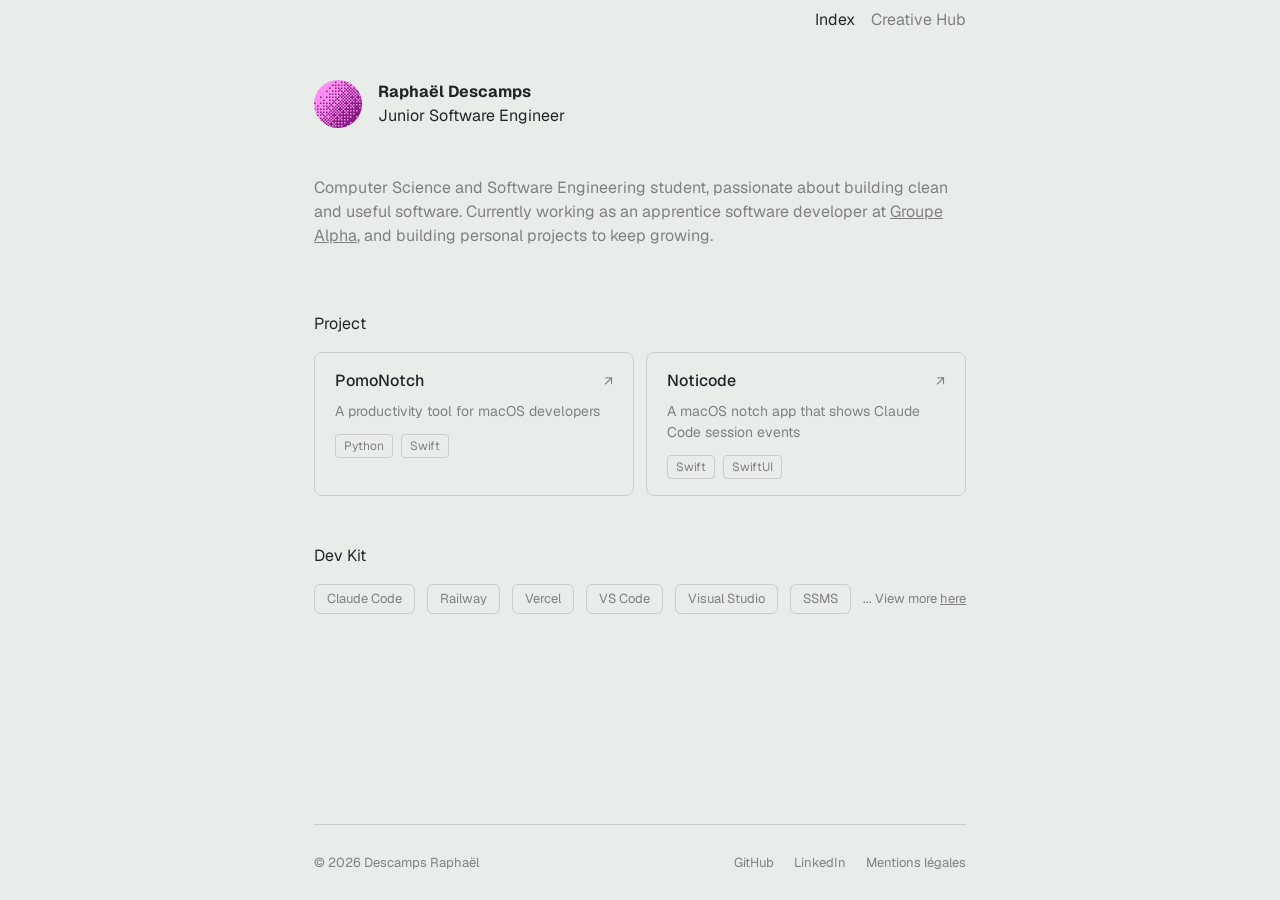
<file: index.html>
<!DOCTYPE html>
<html lang="en">
<head>
    <meta charset="UTF-8">
    <meta name="viewport" content="width=device-width, initial-scale=1.0">
    <link rel="stylesheet" href="https://cdn.jsdelivr.net/npm/bootstrap@5.3.3/dist/css/bootstrap.min.css">
    <link rel="stylesheet" href="style.css">
    <title></title>
</head>
<body>
    <header>
        <nav class="mt-2">
            <a href="#" style="text-decoration: none; color: inherit;">Index</a>
            <a href="https://raaaphhh.up.railway.app/" 
                style="text-decoration: none; color: gray;" 
                target="_blank"
                title="Visit my video projects website">Creative Hub</a>
        </nav>
        <div class="me mt-5">
            <img src="Assets/logo_raph.png" alt="Icon" class="profile-logo">
            <div>
                <p class="fw-bold">Raphaël Descamps</p>
                <p>Junior Software Engineer</p>
            </div>
        </div>
        <div id="presentation" style="color: gray;" class="mt-5">
            <p>Computer Science and Software Engineering student, passionate about building clean and useful software.
                Currently working as an apprentice software developer at 
                <a href="https://www.groupe-alpha.com/" target="_blank" style="color: inherit; text-decoration: underline;">Groupe Alpha</a>, 
                and building personal projects to keep growing.
            </p>
        </div>
    </header>

    <section id="projet" class="mt-5">
        <p>Project</p>
        <div class="project-list">
            <a href="https://github.com/Raaaphhh/PomoNotch?tab=readme-ov-file" target="_blank" class="project-card">
                <div class="project-card-header">
                    <span class="project-name">PomoNotch</span>
                    <span class="project-arrow">&#8599;</span>
                </div>
                <p class="project-desc">A productivity tool for macOS developers</p>
                <div class="project-tags mt-2">
                    <span class="project-tag">Python</span>
                    <span class="project-tag">Swift</span>
                </div>
            </a>
            <a href="https://github.com/Raaaphhh/Noticode" target="_blank" class="project-card">
                <div class="project-card-header">
                    <span class="project-name">Noticode</span>
                    <span class="project-arrow">&#8599;</span>
                </div>
                <p class="project-desc">A macOS notch app that shows Claude Code session events</p>
                <div class="project-tags mt-2">
                    <span class="project-tag">Swift</span>
                    <span class="project-tag">SwiftUI</span>
                </div>
            </a>
        </div>
    </section>

    <section id="tools" class="mt-5">
        <p>Dev Kit</p>
        <div class="tools-grid">
            <a href="https://claude.ai/code" target="_blank" class="tool-pill">Claude Code</a>
            <a href="https://railway.app" target="_blank" class="tool-pill">Railway</a>
            <a href="https://vercel.com" target="_blank" class="tool-pill">Vercel</a>
            <a href="https://code.visualstudio.com" target="_blank" class="tool-pill">VS Code</a>
            <a href="https://visualstudio.microsoft.com" target="_blank" class="tool-pill">Visual Studio</a>
            <a href="https://learn.microsoft.com/en-us/sql/ssms/sql-server-management-studio-ssms" target="_blank" class="tool-pill">SSMS</a>
            <p class="tools-more">... View more <a href="#" target="_blank">here</a></p>
        </div>
    </section>

    <footer>
        <p>© 2026 Descamps Raphaël</p>
        <div class="footer-links">
          <a href="https://github.com/Raaaphhh" target="_blank" rel="noopener">GitHub</a>
          <a href="https://www.linkedin.com/in/descamps-raphael/" target="_blank" rel="noopener">LinkedIn</a>
          <a href="mentions-legales.html">Mentions légales</a>
        </div>
    </footer>

</body>
</html>
</file>
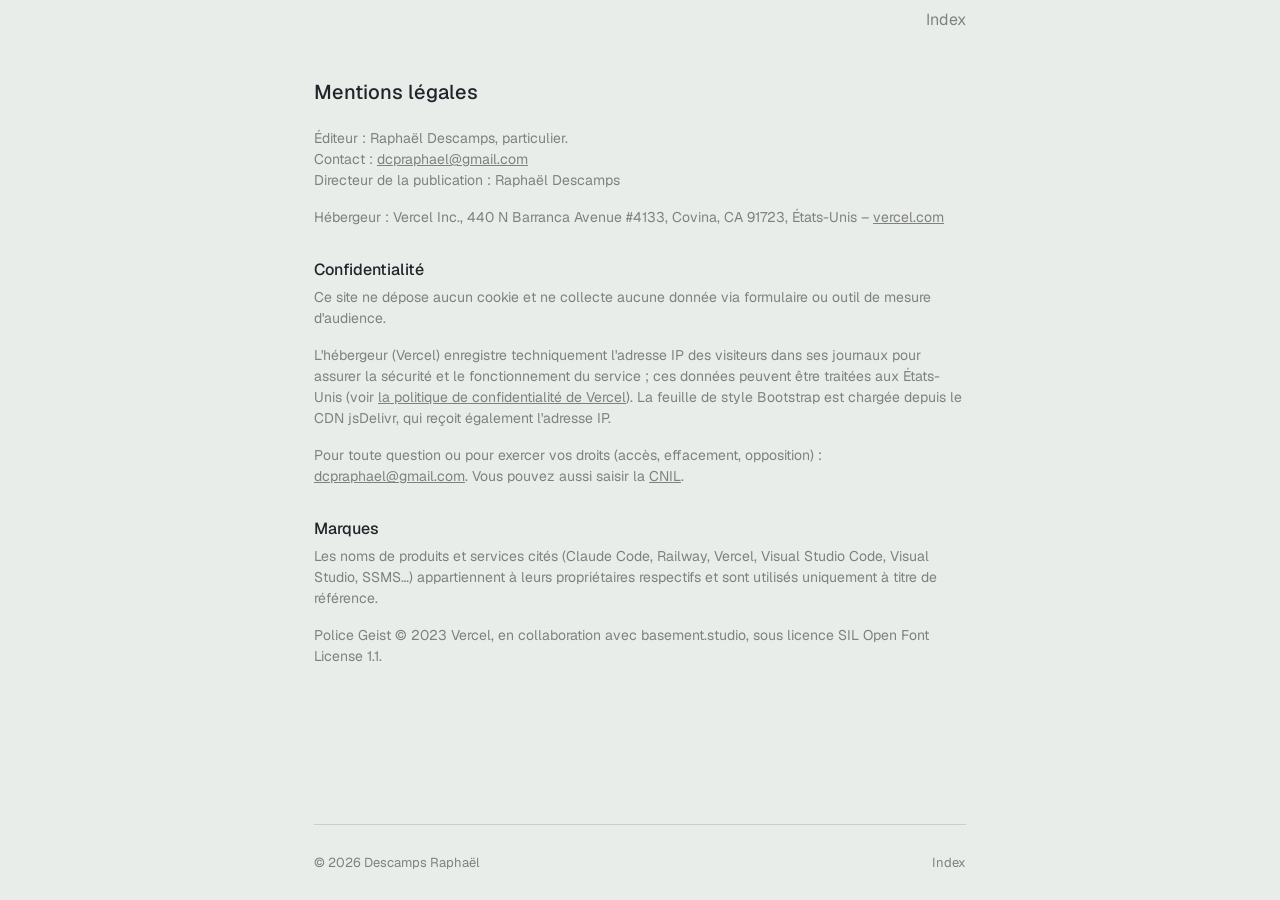
<file: mentions-legales.html>
<!DOCTYPE html>
<html lang="fr">
<head>
    <meta charset="UTF-8">
    <meta name="viewport" content="width=device-width, initial-scale=1.0">
    <link rel="stylesheet" href="https://cdn.jsdelivr.net/npm/bootstrap@5.3.3/dist/css/bootstrap.min.css">
    <link rel="stylesheet" href="style.css">
    <title>Mentions légales</title>
</head>
<body>
    <header>
        <nav class="mt-2">
            <a href="index.html" style="text-decoration: none; color: gray;">Index</a>
        </nav>
    </header>

    <main class="legal mt-5">
        <h1>Mentions légales</h1>
        <p>
            Éditeur : Raphaël Descamps, particulier.<br>
            Contact : <a href="mailto:dcpraphael@gmail.com">dcpraphael@gmail.com</a><br>
            Directeur de la publication : Raphaël Descamps
        </p>
        <p>
            Hébergeur : Vercel Inc., 440 N Barranca Avenue #4133, Covina, CA 91723, États-Unis –
            <a href="https://vercel.com" target="_blank" rel="noopener">vercel.com</a>
        </p>

        <h2>Confidentialité</h2>
        <p>
            Ce site ne dépose aucun cookie et ne collecte aucune donnée via formulaire ou outil de mesure d'audience.
        </p>
        <p>
            L'hébergeur (Vercel) enregistre techniquement l'adresse IP des visiteurs dans ses journaux pour assurer
            la sécurité et le fonctionnement du service ; ces données peuvent être traitées aux États-Unis
            (voir <a href="https://vercel.com/legal/privacy-policy" target="_blank" rel="noopener">la politique de confidentialité de Vercel</a>).
            La feuille de style Bootstrap est chargée depuis le CDN jsDelivr, qui reçoit également l'adresse IP.
        </p>
        <p>
            Pour toute question ou pour exercer vos droits (accès, effacement, opposition) :
            <a href="mailto:dcpraphael@gmail.com">dcpraphael@gmail.com</a>.
            Vous pouvez aussi saisir la <a href="https://www.cnil.fr" target="_blank" rel="noopener">CNIL</a>.
        </p>

        <h2>Marques</h2>
        <p>
            Les noms de produits et services cités (Claude Code, Railway, Vercel, Visual Studio Code, Visual Studio, SSMS…)
            appartiennent à leurs propriétaires respectifs et sont utilisés uniquement à titre de référence.
        </p>
        <p>
            Police Geist © 2023 Vercel, en collaboration avec basement.studio, sous licence SIL Open Font License 1.1.
        </p>
    </main>

    <footer>
        <p>© 2026 Descamps Raphaël</p>
        <div class="footer-links">
          <a href="index.html">Index</a>
        </div>
    </footer>
</body>
</html>
</file>
<file: style.css>
@font-face{
    font-family: 'Geist';
    src: url('fonts/Geist-Variable.woff2') format('woff2');
    font-weight: 100 900;
    font-display: swap;
}

body{
    font-family: 'Geist', sans-serif;
    background-color: #e8edea;
    max-width: 700px;
    margin: 0 auto;
    padding: 0 1.5rem;
    min-height: 100vh;
    display: flex;
    flex-direction: column;
}

@media (max-width: 600px) {
    body {
        padding: 0 1rem;
    }
}

nav{
    display: flex;
    gap: 1rem;
    justify-content: flex-end;
}

.me{
    display: flex;
    align-items: center;
    gap: 1rem;
}

.profile-logo{
    width: 48px;
    height: 48px;
    border-radius: 50%;
    object-fit: cover;
    flex-shrink: 0;
}

.me p{
    margin: 0;
}

.presentation{
    color: grey;
}

.tools-grid{
    display: flex;
    gap: 0.75rem;
    flex-wrap: wrap;
    align-items: center;
}

.tool-pill{
    font-size: 0.8125rem;
    color: gray;
    text-decoration: none;
    border: 1px solid #ccc;
    border-radius: 6px;
    padding: 0.25rem 0.75rem;
    transition: color 0.15s ease, border-color 0.15s ease;
}

.tool-pill:hover{
    color: #111;
    border-color: #999;
}

.tools-more{
    color: gray;
    font-size: 0.8125rem;
    margin: 0;
    white-space: nowrap;
}

.tools-more a{
    color: inherit;
}

/* Projects */
.project-list {
    display: grid;
    grid-template-columns: 1fr 1fr;
    gap: 0.75rem;
}

@media (max-width: 600px) {
    .project-list {
        grid-template-columns: 1fr;
    }
}

.project-card {
    display: block;
    text-decoration: none;
    color: inherit;
    border: 1px solid #ccc;
    border-radius: 8px;
    padding: 1rem 1.25rem;
    transition: border-color 0.2s ease, background-color 0.2s ease;
}

.project-card:hover {
    border-color: #999;
    background-color: rgba(0, 0, 0, 0.02);
}

.project-card-header {
    display: flex;
    justify-content: space-between;
    align-items: center;
}

.project-name {
    font-weight: 500;
}

.project-arrow {
    color: gray;
    font-size: 0.875rem;
    transition: transform 0.2s ease;
}

.project-card:hover .project-arrow {
    transform: translate(2px, -2px);
}

.project-desc {
    color: gray;
    font-size: 0.875rem;
    margin: 0.5rem 0 0.75rem;
}

.project-tags {
    display: flex;
    gap: 0.5rem;
}

.project-tag {
    font-size: 0.75rem;
    color: gray;
    border: 1px solid #ccc;
    border-radius: 4px;
    padding: 0.125rem 0.5rem;
}

/* Mentions légales */
.legal {
    margin-bottom: 3rem;
}

.legal h1 {
    font-size: 1.25rem;
    font-weight: 500;
    margin-bottom: 1.5rem;
}

.legal h2 {
    font-size: 1rem;
    font-weight: 500;
    margin-top: 2rem;
}

.legal p {
    color: gray;
    font-size: 0.875rem;
}

.legal a {
    color: inherit;
}

footer {
    border-top: 1px solid #ccc;
    padding: 1.75rem 0;
    margin-top: auto;
    display: flex;
    align-items: center;
    justify-content: space-between;
}

footer p {
    font-size: 0.8125rem;
    color: gray;
    margin: 0;
}

.footer-links {
    display: flex;
    gap: 1.25rem;
}

footer a {
    font-size: 0.8125rem;
    color: gray;
    text-decoration: none;
    transition: color 0.15s;
}

footer a:hover {
    color: #111;
}

footer p,
footer a {
    white-space: nowrap;
}

@media (max-width: 600px) {
    footer {
        flex-direction: column-reverse;
        align-items: flex-start;
        gap: 0.75rem;
    }
}
</file>
